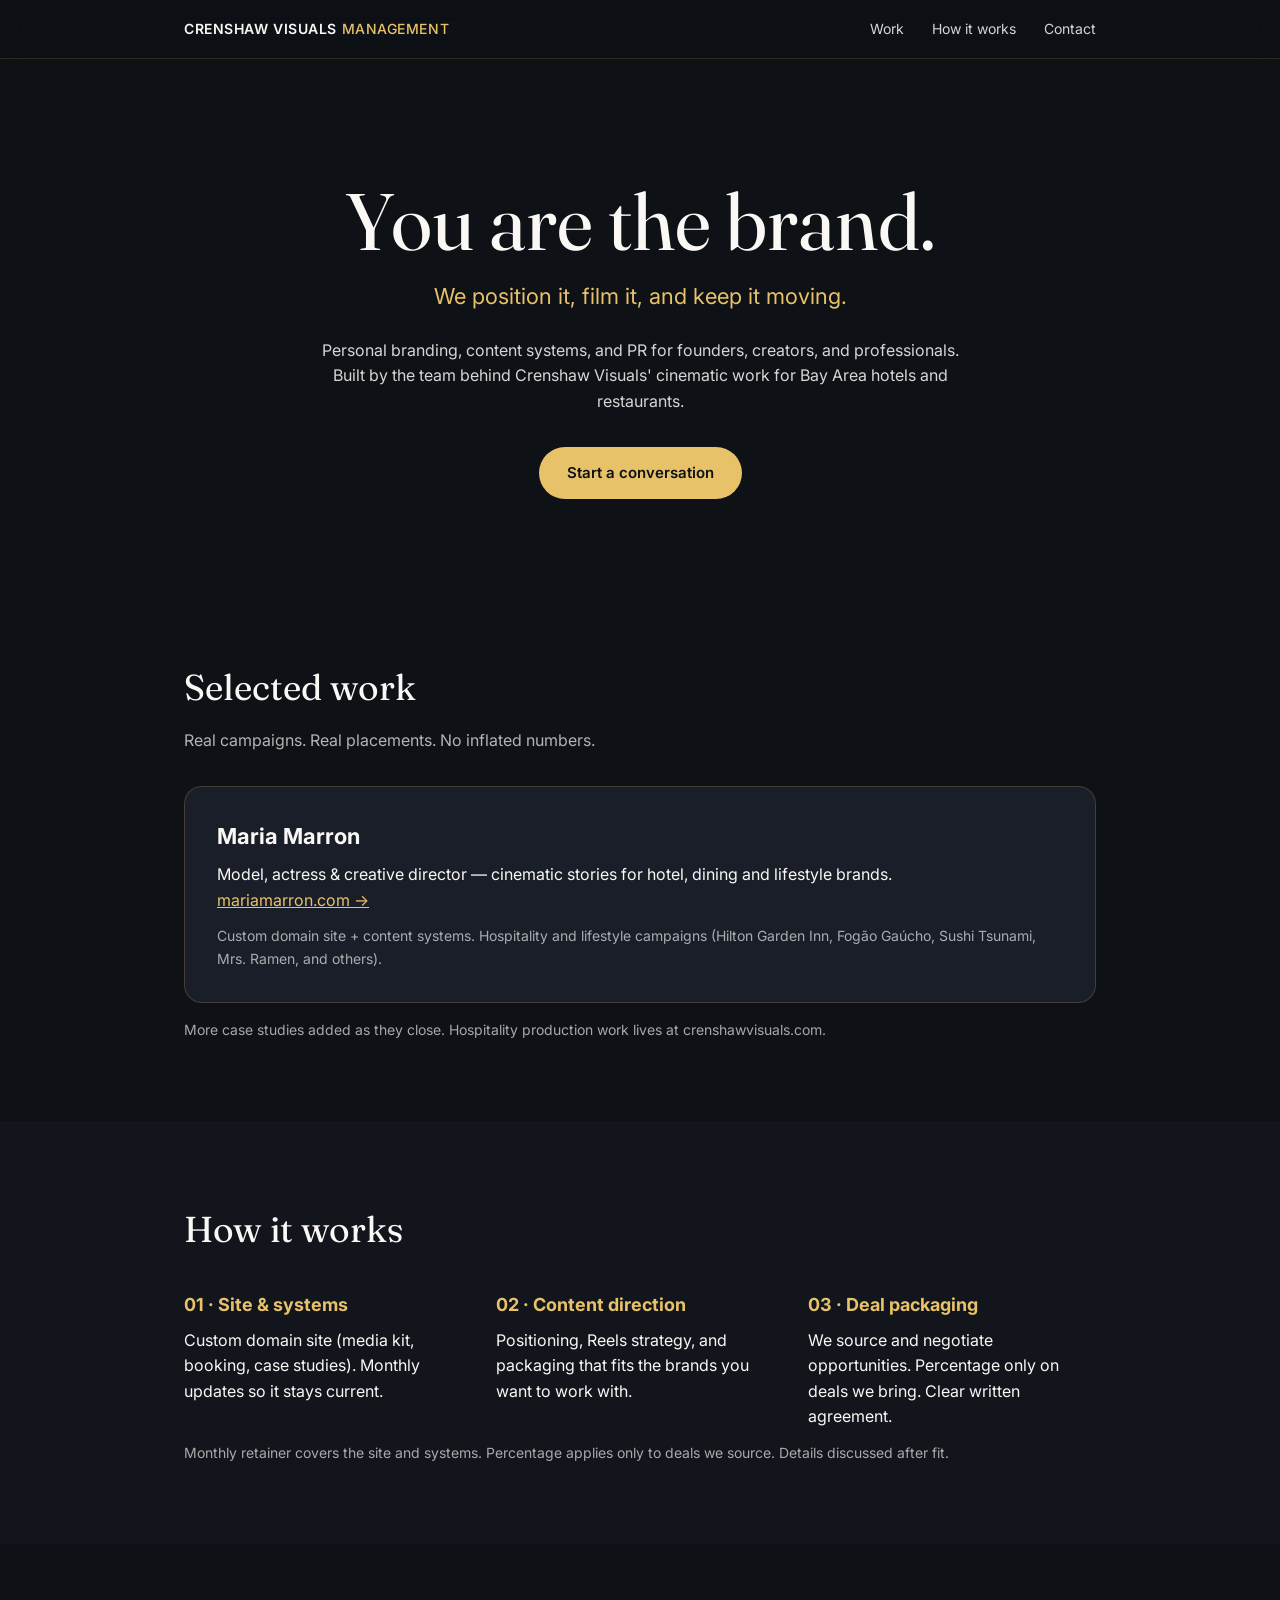
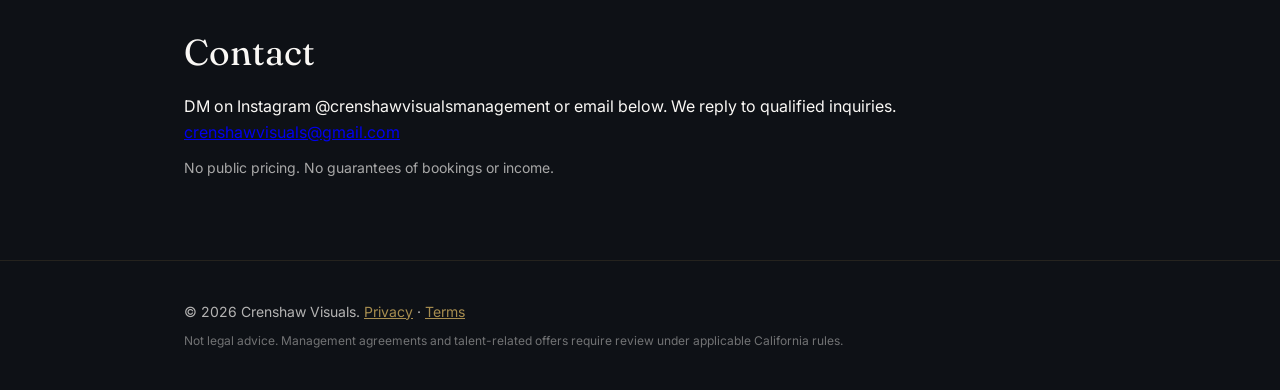
<file: index.html>
<!DOCTYPE html>
<html lang="en">
<head>
  <meta charset="UTF-8">
  <meta name="viewport" content="width=device-width, initial-scale=1.0">
  <title>Crenshaw Visuals | Personal Brand & PR</title>
  <meta name="description" content="You are the brand. We position it, film it, and keep it moving. Personal branding, content systems, and deal opportunities for founders, creators, and professionals.">
  <link rel="stylesheet" href="styles.css">
  <link rel="preconnect" href="https://fonts.googleapis.com">
  <link href="https://fonts.googleapis.com/css2?family=Inter:wght@400;500;600;700&family=Fraunces:ital,opsz,wght@0,9..144,400;0,9..144,600;1,9..144,400&display=swap" rel="stylesheet">
</head>
<body>
  <header class="glass">
    <div class="container">
      <div class="logo">CRENSHAW VISUALS <span>MANAGEMENT</span></div>
      <nav>
        <a href="#work">Work</a>
        <a href="#how">How it works</a>
        <a href="#contact">Contact</a>
      </nav>
    </div>
  </header>

  <main>
    <section class="hero">
      <div class="container">
        <h1>You are the brand.</h1>
        <p class="tagline">We position it, film it, and keep it moving.</p>
        <p class="sub">Personal branding, content systems, and PR for founders, creators, and professionals. Built by the team behind Crenshaw Visuals' cinematic work for Bay Area hotels and restaurants.</p>
        <a href="#contact" class="cta">Start a conversation</a>
      </div>
    </section>

    <section id="work" class="section">
      <div class="container">
        <h2>Selected work</h2>
        <p class="lead">Real campaigns. Real placements. No inflated numbers.</p>
        <div class="card">
          <h3>Maria Marron</h3>
          <p>Model, actress & creative director — cinematic stories for hotel, dining and lifestyle brands.</p>
          <p><a href="https://mariamarron.com" target="_blank" rel="noopener">mariamarron.com →</a></p>
          <p class="note">Custom domain site + content systems. Hospitality and lifestyle campaigns (Hilton Garden Inn, Fogão Gaúcho, Sushi Tsunami, Mrs. Ramen, and others).</p>
        </div>
        <p class="note">More case studies added as they close. Hospitality production work lives at crenshawvisuals.com.</p>
      </div>
    </section>

    <section id="how" class="section alt">
      <div class="container">
        <h2>How it works</h2>
        <div class="grid">
          <div class="item">
            <h3>01 · Site & systems</h3>
            <p>Custom domain site (media kit, booking, case studies). Monthly updates so it stays current.</p>
          </div>
          <div class="item">
            <h3>02 · Content direction</h3>
            <p>Positioning, Reels strategy, and packaging that fits the brands you want to work with.</p>
          </div>
          <div class="item">
            <h3>03 · Deal packaging</h3>
            <p>We source and negotiate opportunities. Percentage only on deals we bring. Clear written agreement.</p>
          </div>
        </div>
        <p class="note">Monthly retainer covers the site and systems. Percentage applies only to deals we source. Details discussed after fit.</p>
      </div>
    </section>

    <section id="contact" class="section">
      <div class="container">
        <h2>Contact</h2>
        <p>DM on Instagram @crenshawvisualsmanagement or email below. We reply to qualified inquiries.</p>
        <p><a href="mailto:crenshawvisuals@gmail.com">crenshawvisuals@gmail.com</a></p>
        <p class="note">No public pricing. No guarantees of bookings or income.</p>
      </div>
    </section>
  </main>

  <footer>
    <div class="container">
      <p>© 2026 Crenshaw Visuals. <a href="privacy.html">Privacy</a> · <a href="terms.html">Terms</a></p>
      <p class="small">Not legal advice. Management agreements and talent-related offers require review under applicable California rules.</p>
    </div>
  </footer>
</body>
</html>
</file>
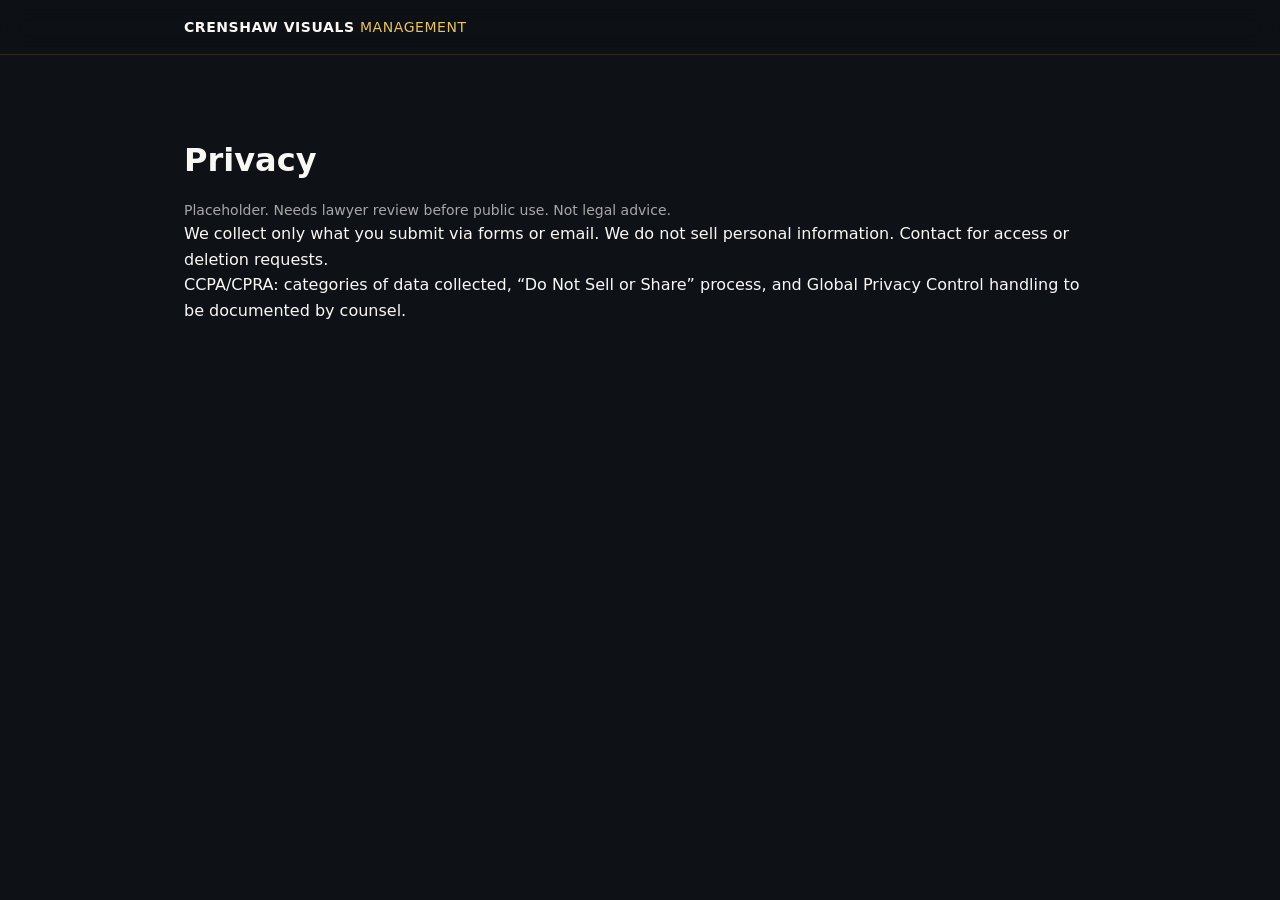
<file: privacy.html>
<!DOCTYPE html>
<html lang="en">
<head>
  <meta charset="UTF-8">
  <meta name="viewport" content="width=device-width, initial-scale=1.0">
  <title>Privacy · Crenshaw Visuals Management</title>
  <link rel="stylesheet" href="styles.css">
</head>
<body>
  <header class="glass">
    <div class="container">
      <div class="logo"><a href="/" style="color:inherit;text-decoration:none;">CRENSHAW VISUALS <span>MANAGEMENT</span></a></div>
    </div>
  </header>
  <main class="section">
    <div class="container">
      <h1>Privacy</h1>
      <p class="note">Placeholder. Needs lawyer review before public use. Not legal advice.</p>
      <p>We collect only what you submit via forms or email. We do not sell personal information. Contact for access or deletion requests.</p>
      <p>CCPA/CPRA: categories of data collected, “Do Not Sell or Share” process, and Global Privacy Control handling to be documented by counsel.</p>
    </div>
  </main>
</body>
</html>
</file>
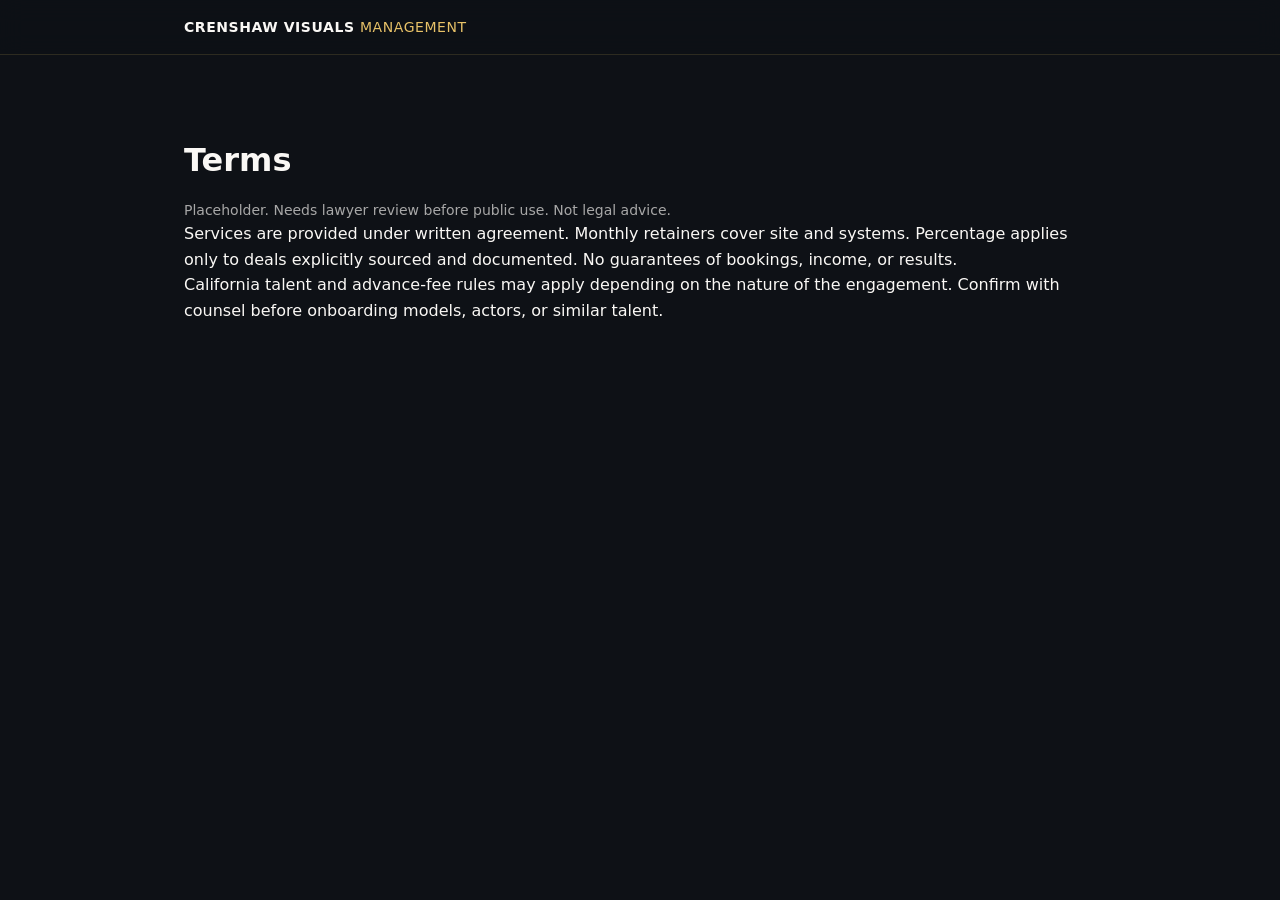
<file: terms.html>
<!DOCTYPE html>
<html lang="en">
<head>
  <meta charset="UTF-8">
  <meta name="viewport" content="width=device-width, initial-scale=1.0">
  <title>Terms · Crenshaw Visuals Management</title>
  <link rel="stylesheet" href="styles.css">
</head>
<body>
  <header class="glass">
    <div class="container">
      <div class="logo"><a href="/" style="color:inherit;text-decoration:none;">CRENSHAW VISUALS <span>MANAGEMENT</span></a></div>
    </div>
  </header>
  <main class="section">
    <div class="container">
      <h1>Terms</h1>
      <p class="note">Placeholder. Needs lawyer review before public use. Not legal advice.</p>
      <p>Services are provided under written agreement. Monthly retainers cover site and systems. Percentage applies only to deals explicitly sourced and documented. No guarantees of bookings, income, or results.</p>
      <p>California talent and advance-fee rules may apply depending on the nature of the engagement. Confirm with counsel before onboarding models, actors, or similar talent.</p>
    </div>
  </main>
</body>
</html>
</file>
<file: styles.css>
:root {
  --ink: #0E1116;
  --paper: #FAF8F5;
  --gold: #E8C268;
  --cream: #F5F0E6;
  --slate: #3A414D;
  --line: #E4DFD7;
}

* { box-sizing: border-box; margin: 0; padding: 0; }
body {
  font-family: 'Inter', system-ui, sans-serif;
  background: var(--ink);
  color: var(--paper);
  line-height: 1.6;
}
.container { max-width: 960px; margin: 0 auto; padding: 0 24px; }
header.glass {
  position: sticky; top: 0; z-index: 10;
  background: rgba(14,17,22,0.85);
  backdrop-filter: blur(12px);
  border-bottom: 1px solid rgba(232,194,104,0.15);
  padding: 16px 0;
}
header .container { display: flex; justify-content: space-between; align-items: center; }
.logo { font-weight: 600; letter-spacing: 0.04em; font-size: 14px; }
.logo span { color: var(--gold); font-weight: 500; }
nav a { color: var(--paper); text-decoration: none; margin-left: 24px; font-size: 14px; opacity: 0.85; }
nav a:hover { opacity: 1; color: var(--gold); }

.hero { padding: 120px 0 80px; text-align: center; }
.hero h1 {
  font-family: 'Fraunces', serif;
  font-size: clamp(48px, 8vw, 80px);
  font-weight: 400;
  line-height: 1.05;
  margin-bottom: 16px;
}
.tagline { font-size: 22px; color: var(--gold); margin-bottom: 24px; }
.sub { max-width: 640px; margin: 0 auto 32px; opacity: 0.85; }
.cta {
  display: inline-block;
  background: var(--gold);
  color: var(--ink);
  padding: 14px 28px;
  border-radius: 999px;
  text-decoration: none;
  font-weight: 600;
  font-size: 15px;
}
.cta:hover { opacity: 0.9; }

.section { padding: 80px 0; }
.section.alt { background: #12151c; }
h2 {
  font-family: 'Fraunces', serif;
  font-size: 36px;
  font-weight: 400;
  margin-bottom: 12px;
}
.lead { opacity: 0.7; margin-bottom: 32px; }
.card {
  background: #1a1e28;
  border: 1px solid rgba(232,194,104,0.2);
  border-radius: 18px;
  padding: 32px;
  margin-bottom: 16px;
}
.card h3 { font-size: 22px; margin-bottom: 8px; }
.card a { color: var(--gold); }
.note { font-size: 14px; opacity: 0.65; margin-top: 12px; }

.grid { display: grid; grid-template-columns: repeat(auto-fit, minmax(260px, 1fr)); gap: 24px; margin-top: 32px; }
.item h3 { font-size: 18px; margin-bottom: 8px; color: var(--gold); }

footer { padding: 40px 0; border-top: 1px solid rgba(232,194,104,0.15); font-size: 14px; opacity: 0.7; }
footer a { color: var(--gold); }
.small { font-size: 12px; margin-top: 8px; opacity: 0.6; }

@media (max-width: 640px) {
  .hero { padding: 80px 0 60px; }
  nav a { margin-left: 16px; }
}
</file>
